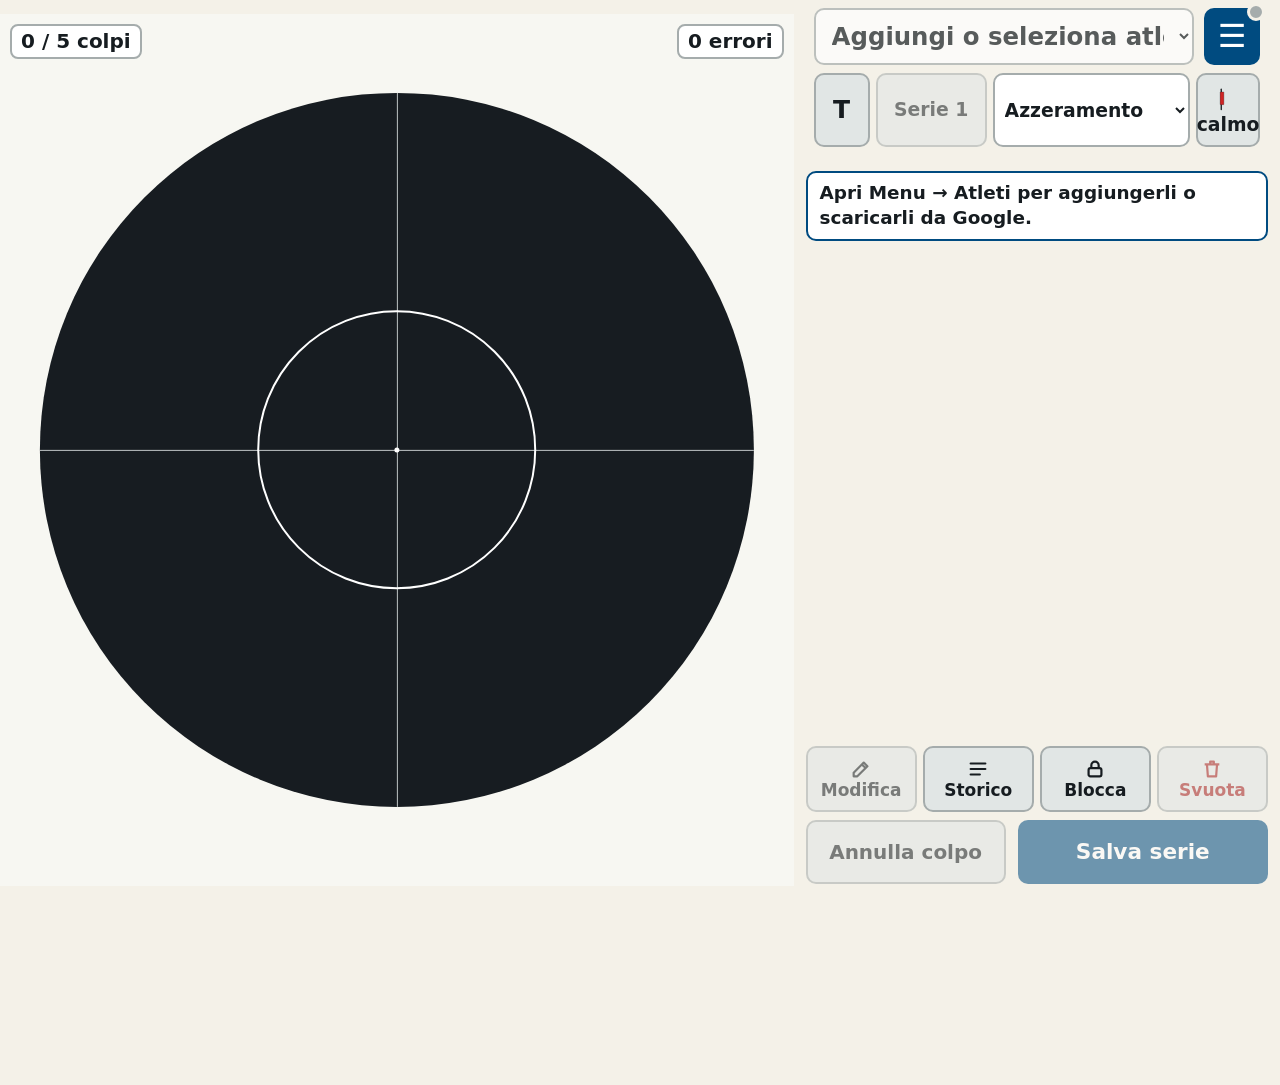
<file: index.html>
<!DOCTYPE html>
<html lang="it">
 <head>
  <meta charset="utf-8"/>
  <meta content="width=device-width,initial-scale=1,maximum-scale=1,user-scalable=no,viewport-fit=cover" name="viewport"/>
  <meta content="#f4f1e8" name="theme-color"/>
  <meta content="yes" name="apple-mobile-web-app-capable"/>
  <meta content="default" name="apple-mobile-web-app-status-bar-style"/>
  <meta content="default-src 'self'; script-src 'self'; style-src 'self'; img-src 'self' data: blob:; connect-src 'self' https://script.google.com https://*.googleusercontent.com; object-src 'none'; base-uri 'self'; form-action 'none'" http-equiv="Content-Security-Policy"/>
  <title>
   Biathlon Tracker
  </title>
  <link href="manifest.webmanifest" rel="manifest"/>
  <link href="icons/target.svg" rel="icon" type="image/svg+xml"/>
  <link href="icons/icon-192.png" rel="apple-touch-icon"/>
  <link href="styles/app.css" rel="stylesheet"/>
  <script defer="" src="src/domain.js">
  </script>
  <script defer="" src="src/storage.js">
  </script>
  <script defer="" src="src/sync.js">
  </script>
  <script defer="" src="src/updates.js">
  </script>
  <script defer="" src="src/app.js">
  </script>
 </head>
 <body>
  <main aria-busy="true" id="app" inert="">
   <header class="field-header">
    <div class="athlete-row">
     <label class="sr-only" for="athlete-select">Atleta attuale</label>
     <select aria-label="Atleta attuale" id="athlete-select">
      <option>Nessun atleta</option>
     </select>
     <div class="menu-anchor">
      <button aria-label="Apri menu" class="icon-button" id="menu-open">☰</button>
      <button aria-label="Apri stato di sincronizzazione" class="sync-status" id="sync-status" tabindex="-1">Verifica connessione…</button>
     </div>
    </div>
    <div class="context-row">
     <button class="secondary" id="position-button">Terra</button>
     <button class="secondary" id="series-button">Serie 1</button>
     <label class="sr-only" for="mode-select">Tipo di allenamento</label>
     <select aria-label="Tipo di allenamento" id="mode-select">
      <option>Azzeramento</option>
      <option>Tiro da fermo</option>
      <option>i1-i2</option>
      <option>i3</option>
      <option>i4</option>
      <option>i5</option>
      <option>Gara</option>
      <option>Altro</option>
     </select>
     <button class="secondary wind-button" id="wind-open">Vento</button>
    </div>
   </header>
   <section aria-label="Registrazione dei colpi" class="target-section">
    <div aria-label="Bersaglio. Tocca per inserire un colpo." class="target-box" id="target-box" role="group">
     <div aria-hidden="true" class="target-center">
      <div class="cross horizontal"></div>
      <div class="cross vertical"></div>
      <div class="prone-ring"></div>
      <div class="center-dot"></div>
     </div>
     <div id="shots-layer"></div>
     <strong aria-live="polite" class="target-badge count-badge" id="shot-count">0 / 5 colpi</strong>
     <span aria-live="polite" class="target-badge miss-badge" id="hit-count">0 errori</span>
     <div aria-hidden="true" class="aim-preview" hidden="" id="aim-preview"></div>
     <div class="touch-cover" hidden="" id="touch-cover">
      <strong>Comandi bloccati</strong>
      <span>Usa “Sblocca” nella barra in basso.</span>
     </div>
    </div>
   </section>
   <section aria-label="Comandi della serie" class="field-controls">
    <p aria-live="polite" class="storage-status" id="storage-status" role="status">Apertura archivio locale…</p>
    <p aria-live="polite" class="notice" hidden="" id="notice" role="status"></p>
    <div class="dock" id="dock">
     <p class="helper edit-help" hidden="" id="edit-help">Scegli il numero del colpo, poi tocca il punto corretto o trascinalo.</p>
     <div aria-label="Seleziona un colpo da modificare" class="shot-picker" hidden="" id="shot-picker"></div>
     <div class="tool-row" id="tool-row">
      <button aria-pressed="false" class="secondary tool tool-edit edit-button" id="edit-button">Modifica</button>
      <button class="secondary tool tool-history" id="history-open">Storico</button>
      <button aria-pressed="false" class="secondary tool tool-lock" id="lock-button">Blocca</button>
      <button class="secondary tool tool-clear" id="clear-button">Svuota</button>
     </div>
     <div class="primary-actions" id="entry-actions">
      <button class="secondary" id="undo-button">Annulla colpo</button>
      <button class="primary" id="save-button">Salva serie</button>
     </div>
     <div class="review-info" hidden="" id="review-info"></div>
     <label class="helper" for="review-slider" hidden="" id="review-slider-label">Mostra i colpi in ordine</label>
     <input hidden="" id="review-slider" max="0" min="0" type="range" value="0"/>
     <div class="primary-actions" hidden="" id="review-actions">
      <button class="primary" id="review-exit">Torna all’allenamento</button>
     </div>
    </div>
   </section>
  </main>
  <section aria-live="polite" class="startup" id="startup">
   <h1>
    Biathlon Tracker
   </h1>
   <p id="startup-message">
    Apertura dei dati sul dispositivo…
   </p>
   <button hidden="" id="recovery-export">
    Esporta dati per recupero
   </button>
   <button hidden="" id="reload-button">
    Riprova
   </button>
  </section>
  <dialog aria-labelledby="menu-title" id="menu-dialog">
   <div class="dialog-heading">
    <h2 id="menu-title">
     Menu
    </h2>
    <button aria-label="Chiudi menu" class="icon-button secondary" data-close="">
     ×
    </button>
   </div>
   <div class="dialog-content menu-grid">
    <button hidden="" id="update-button">
     Aggiornamento disponibile
    </button>
    <h3 class="menu-group">Allenamento</h3>
    <button data-open="session-dialog">
     Nuova sessione
    </button>
    <button data-open="athletes-dialog">
     Atleti
    </button>
    <button data-open="summary-dialog">
     Riepilogo
    </button>
    <a class="button-link" href="stats.html">
     Statistiche e bersagli
    </a>
    <h3 class="menu-group">Account</h3>
    <p class="menu-account" id="menu-account"></p>
    <button id="sync-now">
     Sincronizza adesso
    </button>
    <p class="helper" id="menu-sync-info">
    </p>
    <button hidden="" id="admin-open">
     Gestisci allenatori
    </button>
    <button data-open="account-dialog">
     Il mio accesso
    </button>
    <h3 class="menu-group">Dispositivo</h3>
    <button aria-pressed="false" id="wake-button">
     Mantieni schermo acceso
    </button>
    <button data-open="settings-dialog">
     Impostazioni
    </button>
    <p class="helper" id="offline-ready">
     Preparazione dell’uso senza connessione…
    </p>
   </div>
  </dialog>
  <dialog aria-labelledby="athletes-title" id="athletes-dialog">
   <div class="dialog-heading">
    <h2 id="athletes-title">
     Atleti
    </h2>
    <button aria-label="Chiudi atleti" class="icon-button secondary" data-close="">
     ×
    </button>
   </div>
   <div class="dialog-content">
    <p class="helper">Elenco salvato su questo dispositivo, disponibile anche offline.</p>
    <form class="add-athlete" id="athlete-form">
     <label class="sr-only" for="new-athlete">Nome del nuovo atleta</label>
     <input id="new-athlete" maxlength="120" placeholder="Nome e cognome" required="" type="text"/>
     <button type="submit">Aggiungi</button>
    </form>
    <ul class="record-list" id="roster-list"></ul>
    <button class="secondary" id="roster-download">Scarica atleti da Google</button>
   </div>
  </dialog>
  <dialog aria-labelledby="account-title" id="account-dialog">
   <div class="dialog-heading">
    <h2 id="account-title">
     Il mio accesso
    </h2>
    <button aria-label="Chiudi accesso" class="icon-button secondary" data-close="">
     ×
    </button>
   </div>
   <div class="dialog-content">
    <section class="coach-identity" aria-labelledby="access-status">
     <h3 id="access-status">Nessun allenatore</h3>
     <p id="access-help" class="helper"></p>
    </section>
    <h3>Collegamento personale</h3>
    <form id="access-form">
     <label for="access-link">Incolla il collegamento ricevuto (anche quello di recupero)</label>
     <input id="access-link" type="text" autocomplete="off" autocapitalize="off" spellcheck="false" placeholder="Incolla qui il collegamento" required=""/>
     <button type="submit">Configura accesso</button>
    </form>
    <p class="helper">Il solo link pubblico dell’app non abilita letture o scritture su Google. Scaricare gli atleti richiede un accesso allenatore valido.</p>
    <details class="manual-access" id="access-settings">
     <summary>Configurazione manuale e verifica</summary>
     <p class="helper">Usa il servizio Google che termina con /exec, insieme alla tua firma e alla chiave personale.</p>
     <form id="manual-access-form">
      <label for="coach-name">Firma allenatore</label>
      <input autocomplete="name" id="coach-name" maxlength="120" type="text"/>
      <label for="cloud-url">Indirizzo del servizio di sincronizzazione (/exec)</label>
      <input id="cloud-url" inputmode="url" placeholder="https://script.google.com/macros/s/…/exec" type="url"/>
      <label for="api-token">Chiave personale allenatore</label>
      <input autocomplete="off" id="api-token" type="password"/>
      <button type="submit" class="secondary">Salva accesso manuale</button>
     </form>
     <button type="button" class="secondary" id="connection-check">Verifica accesso e destinazione Google</button>
     <p class="helper" id="connection-result" role="status" aria-live="polite"></p>
    </details>
   </div>
  </dialog>
  <dialog aria-labelledby="settings-title" id="settings-dialog">
   <div class="dialog-heading">
    <h2 id="settings-title">
     Impostazioni
    </h2>
    <button aria-label="Chiudi impostazioni" class="icon-button secondary" data-close="">
     ×
    </button>
   </div>
   <div class="dialog-content">
    <h3>Preferenze</h3>
    <form id="settings-form">
     <label for="shot-limit">
      Limite colpi: da 1 a 50
     </label>
     <input id="shot-limit" inputmode="numeric" max="50" min="1" required="" step="1" type="number" value="5"/>
     <label for="shot-color-select">
      Marcatori dei colpi
     </label>
     <select id="shot-color-select">
      <option value="color">
       Colori con simboli
      </option>
      <option value="white">
       Bianco e nero ad alto contrasto
      </option>
     </select>
     <button type="submit">
      Salva impostazioni
     </button>
    </form>
    <hr/>
    <h3>
     Backup e recupero
    </h3>
    <p class="helper">
     Il backup conserva sessioni, serie, bozze e operazioni da inviare. La chiave di accesso va reinserita dopo il ripristino.
    </p>
    <button class="secondary" id="backup-export">
     Esporta backup
    </button>
    <label class="file-button secondary" for="backup-file">
     Ripristina un backup
    </label>
    <input accept="application/json,.json" class="sr-only" id="backup-file" type="file"/>
    <button class="danger" id="factory-reset">
     Reset totale del dispositivo
    </button>
   </div>
  </dialog>
  <dialog aria-labelledby="session-title" id="session-dialog">
   <div class="dialog-heading">
    <h2 id="session-title">
     Nuova sessione
    </h2>
    <button aria-label="Chiudi nuova sessione" class="icon-button secondary" data-close="">
     ×
    </button>
   </div>
   <div class="dialog-content">
    <p>
     Seleziona gli atleti presenti. Storico, bozze precedenti e dati da inviare saranno conservati.
    </p>
    <div class="checklist" id="session-checklist">
    </div>
    <button id="session-start">
     Avvia sessione
    </button>
   </div>
  </dialog>
  <dialog aria-labelledby="wind-title" id="wind-dialog">
   <div class="dialog-heading">
    <h2 id="wind-title">
     Condizioni del vento
    </h2>
    <button aria-label="Annulla modifica del vento" class="icon-button secondary" data-close="">
     ×
    </button>
   </div>
   <div class="dialog-content">
    <p class="helper">
     Scegli la bandierina più simile a quella che osservi al poligono.
    </p>
    <div class="wind-panel">
     <section aria-labelledby="wind-strength-title">
      <h3 id="wind-strength-title">Intensità</h3>
      <div class="wind-levels" id="wind-levels"></div>
     </section>
     <section aria-labelledby="wind-direction-title">
      <h3 id="wind-direction-title">Direzione</h3>
      <p class="helper">↑ Verso i bersagli<br>↓ Verso la piazzola</p>
      <div class="compass" id="wind-directions"></div>
     </section>
    </div>
    <p class="helper">
     0 = bandierina pendente · 5 = bandierina distesa.
    </p>
    <button id="wind-save">
     Conferma vento
    </button>
   </div>
  </dialog>
  <dialog aria-labelledby="series-title" id="series-dialog">
   <div class="dialog-heading">
    <h2 id="series-title">
     Numero della serie
    </h2>
    <button aria-label="Chiudi numero serie" class="icon-button secondary" data-close="">
     ×
    </button>
   </div>
   <div class="dialog-content">
    <form id="series-form">
     <label for="series-number">
      Numero
     </label>
     <input id="series-number" inputmode="numeric" max="9999" min="1" required="" step="1" type="number"/>
     <p class="helper">
      Per correggere una serie già salvata, aprila dallo storico e scegli “Modifica”. L’originale resta conservato fino al nuovo salvataggio.
     </p>
     <button type="submit">
      Conferma numero
     </button>
    </form>
   </div>
  </dialog>
  <dialog aria-labelledby="history-title" id="history-dialog">
   <div class="dialog-heading">
    <h2 id="history-title">
     Storico
    </h2>
    <button aria-label="Chiudi storico" class="icon-button secondary" data-close="">
     ×
    </button>
   </div>
   <div class="dialog-content">
    <label for="history-session">
     Sessione
    </label>
    <select id="history-session">
    </select>
    <label for="history-athlete">
     Atleta
    </label>
    <select id="history-athlete">
    </select>
    <ul class="record-list" id="history-list">
    </ul>
    <h3>
     Bozze conservate
    </h3>
    <ul class="record-list" id="draft-list">
    </ul>
   </div>
  </dialog>
  <dialog aria-labelledby="summary-title" id="summary-dialog">
   <div class="dialog-heading">
    <h2 id="summary-title">
     Riepilogo locale
    </h2>
    <button aria-label="Chiudi riepilogo" class="icon-button secondary" data-close="">
     ×
    </button>
   </div>
   <div class="dialog-content">
    <p class="helper">
     Dati presenti su questo dispositivo, disponibili anche senza rete.
    </p>
    <div id="summary-list">
    </div>
   </div>
  </dialog>
  <dialog aria-labelledby="access-title" id="access-dialog">
   <div class="dialog-heading">
    <h2 id="access-title">Attiva accesso</h2>
    <button aria-label="Chiudi attivazione" class="icon-button secondary" data-close="">×</button>
   </div>
   <div class="dialog-content">
    <p id="access-description"></p>
    <p class="helper" id="access-pending"></p>
    <p id="access-error" class="notice error" role="alert" hidden=""></p>
    <button id="access-activate">Attiva su questo dispositivo</button>
   </div>
  </dialog>
  <dialog aria-labelledby="admin-title" id="admin-dialog">
   <div class="dialog-heading">
    <h2 id="admin-title">Gestione allenatori</h2>
    <button aria-label="Chiudi gestione allenatori" class="icon-button secondary" data-close="">×</button>
   </div>
   <div class="dialog-content">
    <p id="admin-status" role="status" aria-live="polite"></p>
    <section id="admin-login">
     <p>La gestione è disponibile per gli allenatori amministratori. Se nessun amministratore è attivo, incolla qui il collegamento di recupero generato dal progetto Google.</p>
     <form id="admin-login-form">
      <label for="admin-link">Collegamento di recupero</label>
      <input id="admin-link" type="text" autocomplete="off" autocapitalize="off" spellcheck="false" required=""/>
      <button type="submit">Abilita gestione</button>
     </form>
    </section>
    <section id="admin-panel" hidden="">
     <form id="admin-create-form">
      <label for="admin-coach-name">Nuovo allenatore: nome e cognome</label>
      <input id="admin-coach-name" maxlength="120" autocomplete="off" required=""/>
      <button id="admin-create" type="submit">Aggiungi allenatore</button>
     </form>
     <div class="admin-toolbar">
      <button class="secondary" id="admin-refresh">Aggiorna elenco</button>
      <button class="text-button" hidden="" id="admin-logout">Rimuovi il collegamento di recupero da questo dispositivo</button>
     </div>
     <ul class="coach-list" id="admin-coaches"></ul>
    </section>
   </div>
  </dialog>
  <dialog aria-labelledby="share-title" id="share-dialog">
   <div class="dialog-heading">
    <h2 id="share-title">Condividi accesso</h2>
    <button aria-label="Chiudi condivisione" class="icon-button secondary" data-close="">×</button>
   </div>
   <div class="dialog-content">
    <p id="share-description"></p>
    <label for="share-link">Collegamento personale</label>
    <input id="share-link" type="text" readonly="" autocomplete="off"/>
    <p class="helper">Chi riceve questo collegamento può usare l’accesso dell’allenatore indicato.</p>
    <div class="admin-toolbar">
     <button id="share-copy">Copia collegamento</button>
     <button class="secondary" id="share-native">Condividi…</button>
    </div>
    <button class="text-button" id="share-back">Torna agli allenatori</button>
   </div>
  </dialog>
  <dialog aria-labelledby="confirm-title" id="confirm-dialog">
   <div class="dialog-heading">
    <h2 id="confirm-title">
     Conferma
    </h2>
   </div>
   <div class="dialog-content">
    <p id="confirm-message">
    </p>
    <form class="primary-actions" method="dialog">
     <button autofocus="" class="secondary" id="confirm-cancel" value="cancel">
      Annulla
     </button>
     <button class="danger" id="confirm-accept" value="accept">
      Conferma
     </button>
    </form>
   </div>
  </dialog>
  <noscript>
   Per registrare i colpi è necessario attivare JavaScript nel browser.
  </noscript>
 </body>
</html>
</file>
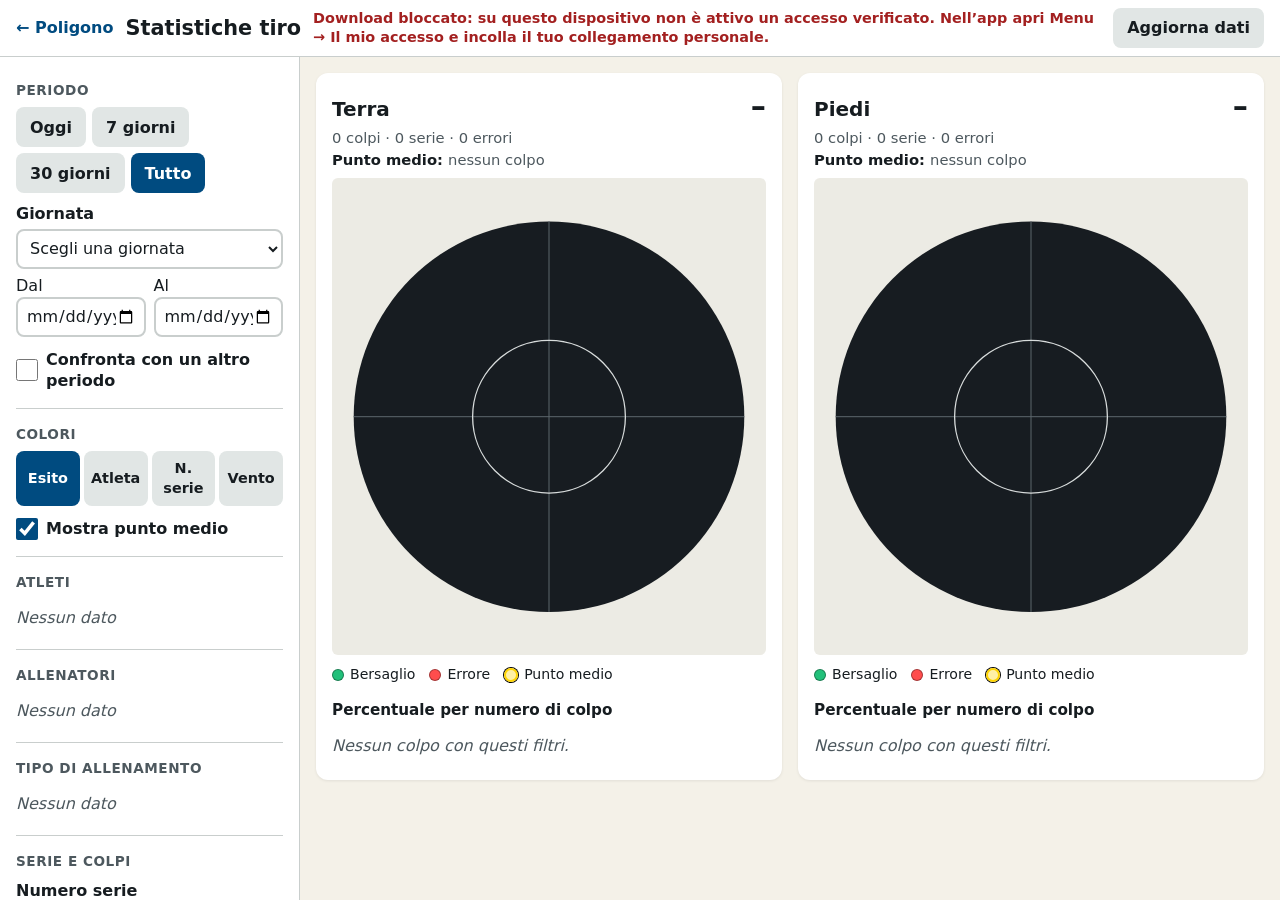
<file: stats.html>
<!DOCTYPE html>
<html lang="it">
 <head>
  <meta charset="utf-8"/>
  <meta content="width=device-width,initial-scale=1,viewport-fit=cover" name="viewport"/>
  <meta content="#f4f1e8" name="theme-color"/>
  <meta content="default-src 'self'; script-src 'self'; style-src 'self'; img-src 'self' data: blob:; connect-src 'self' https://script.google.com https://*.googleusercontent.com; object-src 'none'; base-uri 'self'; form-action 'none'" http-equiv="Content-Security-Policy"/>
  <title>Statistiche tiro</title>
  <link href="manifest.webmanifest" rel="manifest"/>
  <link href="icons/target.svg" rel="icon" type="image/svg+xml"/>
  <link href="styles/stats.css" rel="stylesheet"/>
  <script defer="" src="src/domain.js"></script>
  <script defer="" src="src/storage.js"></script>
  <script defer="" src="src/sync.js"></script>
  <script defer="" src="src/stats-core.js"></script>
  <script defer="" src="src/stats.js"></script>
 </head>
 <body>
  <header class="stats-bar">
   <a class="back-link" href="./">← Poligono</a>
   <h1>Statistiche tiro</h1>
   <p aria-live="polite" class="data-status" id="data-status" role="status">Caricamento…</p>
   <button class="secondary" id="archive-refresh" type="button">Aggiorna dati</button>
   <button aria-controls="filters" aria-expanded="false" class="secondary filters-toggle" id="filters-toggle" type="button">Filtri</button>
  </header>
  <p class="rotate-hint">Ruota il telefono in orizzontale per vedere i due bersagli affiancati.</p>
  <div class="stats-layout">
   <aside aria-label="Filtri" class="filters" id="filters">
    <section>
     <h2>Periodo</h2>
     <div class="chips" data-target="a" id="period-quick">
      <button data-period="today" type="button">Oggi</button>
      <button data-period="7" type="button">7 giorni</button>
      <button data-period="30" type="button">30 giorni</button>
      <button data-period="all" type="button">Tutto</button>
     </div>
     <label for="day-select">Giornata</label>
     <select id="day-select"></select>
     <div class="date-pair">
      <label>Dal <input id="date-from" type="date"/></label>
      <label>Al <input id="date-to" type="date"/></label>
     </div>
     <label class="check"><input id="compare-toggle" type="checkbox"/> Confronta con un altro periodo</label>
     <div class="compare-fields" hidden="" id="compare-fields">
      <p class="period-tag period-b">Periodo B</p>
      <div class="chips" data-target="b" id="compare-quick">
       <button data-period="today" type="button">Oggi</button>
       <button data-period="7" type="button">7 giorni</button>
       <button data-period="30" type="button">30 giorni</button>
       <button data-period="all" type="button">Tutto</button>
      </div>
      <label for="day-select-b">Giornata</label>
      <select id="day-select-b"></select>
      <div class="date-pair">
       <label>Dal <input id="date-from-b" type="date"/></label>
       <label>Al <input id="date-to-b" type="date"/></label>
      </div>
     </div>
    </section>
    <section>
     <h2>Colori</h2>
     <div class="segmented" id="color-mode">
      <button aria-pressed="true" data-mode="esito" type="button">Esito</button>
      <button aria-pressed="false" data-mode="athlete" type="button">Atleta</button>
      <button aria-pressed="false" data-mode="series" type="button">N. serie</button>
      <button aria-pressed="false" data-mode="wind" type="button">Vento</button>
     </div>
     <label class="check"><input checked="" id="mpi-toggle" type="checkbox"/> Mostra punto medio</label>
    </section>
    <section>
     <h2>Atleti</h2>
     <div class="check-list" id="athlete-list"></div>
    </section>
    <section>
     <h2>Allenatori</h2>
     <div class="check-list" id="coach-list"></div>
    </section>
    <section>
     <h2>Tipo di allenamento</h2>
     <div class="check-list" id="type-list"></div>
    </section>
    <section>
     <h2>Serie e colpi</h2>
     <label for="series-number">Numero serie</label>
     <select id="series-number"></select>
     <p class="field-label">Numero colpo</p>
     <div class="chips" id="seq-list"></div>
     <p class="field-label">Esito</p>
     <div class="segmented" id="esito-mode">
      <button aria-pressed="true" data-esito="all" type="button">Tutti</button>
      <button aria-pressed="false" data-esito="hit" type="button">Centri</button>
      <button aria-pressed="false" data-esito="miss" type="button">Errori</button>
     </div>
    </section>
    <section>
     <h2>Vento</h2>
     <div class="date-pair">
      <label>Da <select id="wind-min"></select></label>
      <label>A <select id="wind-max"></select></label>
     </div>
    </section>
    <button class="secondary wide" id="filters-reset" type="button">Azzera filtri</button>
   </aside>
   <main class="stats-main">
    <div class="targets">
     <section class="target-panel" id="panel-T">
      <header class="panel-head">
       <h2>Terra</h2>
       <p class="panel-pct"></p>
      </header>
      <p class="panel-meta"></p>
      <p class="panel-mpi"></p>
      <canvas aria-label="Bersaglio a terra con i colpi filtrati. Tocca un colpo per i dettagli della serie." class="target-canvas" role="img"></canvas>
      <ul class="legend"></ul>
      <h3>Percentuale per numero di colpo</h3>
      <div class="bars"></div>
     </section>
     <section class="target-panel" id="panel-P">
      <header class="panel-head">
       <h2>Piedi</h2>
       <p class="panel-pct"></p>
      </header>
      <p class="panel-meta"></p>
      <p class="panel-mpi"></p>
      <canvas aria-label="Bersaglio in piedi con i colpi filtrati. Tocca un colpo per i dettagli della serie." class="target-canvas" role="img"></canvas>
      <ul class="legend"></ul>
      <h3>Percentuale per numero di colpo</h3>
      <div class="bars"></div>
     </section>
    </div>
    <section aria-live="polite" class="detail" hidden="" id="detail">
     <div class="detail-head">
      <h2 id="detail-title"></h2>
      <button aria-label="Chiudi dettaglio" class="secondary icon" id="detail-close" type="button">×</button>
     </div>
     <p id="detail-info"></p>
     <ol class="detail-shots" id="detail-shots"></ol>
     <button aria-pressed="false" class="secondary" id="detail-focus" type="button">Mostra solo questa serie</button>
    </section>
   </main>
  </div>
 </body>
</html>
</file>
<file: styles/app.css>
:root{
  color-scheme:light;
  --bg:#f4f1e8;
  --surface:#fff;
  --text:#161c20;
  --muted:#424d53;
  --line:#a5acac;
  --accent:#004b80;
  --on-accent:#fff;
  --secondary:#e1e6e5;
  --danger:#a32020;
  --success:#085b36;
  --focus:#e78200;
  font-family:system-ui,-apple-system,BlinkMacSystemFont,"Segoe UI",sans-serif;
  font-size:18px;
  line-height:1.35;
  background:var(--bg);
  color:var(--text)
}
*{
  box-sizing:border-box
}
body{
  margin:0;
  min-height:100vh;
  min-height:100dvh
}
button,input,select{
  font:inherit
}
button,.file-button{
  min-height:56px;
  padding:12px 14px;
  border:2px solid transparent;
  border-radius:10px;
  font-weight:700;
  line-height:1.15;
  touch-action:manipulation;
  cursor:pointer;
  background:var(--accent);
  color:var(--on-accent)
}
button:disabled{
  opacity:.55;
  cursor:default
}
button:focus-visible,input:focus-visible,select:focus-visible,.file-button:focus-within{
  outline:4px solid var(--focus);
  outline-offset:2px
}
button:active:not(:disabled){
  filter:brightness(.88)
}
input:not([type=checkbox]):not([type=range]),select{
  width:100%;
  min-width:0;
  min-height:56px;
  padding:10px 12px;
  border:2px solid var(--line);
  border-radius:10px;
  background:var(--surface);
  color:var(--text)
}
input[type=checkbox]{
  width:30px;
  height:30px;
  margin:0;
  accent-color:var(--accent);
  flex-shrink:0
}
input[type=range]{
  width:100%;
  min-height:56px;
  accent-color:var(--accent)
}
label{
  display:block;
  font-weight:650;
  margin:12px 0 6px
}
h1,h2,h3,p{
  overflow-wrap:anywhere
}
h2{
  font-size:1.3rem;
  margin:0
}
h3{
  font-size:1.1rem;
  margin:18px 0 8px
}
hr{
  border:0;
  border-top:1px solid var(--line);
  margin:24px 0
}
form>button{
  width:100%;
  margin-top:14px
}
.coach-list>li{
  padding:14px;
  border:2px solid var(--line);
  border-radius:12px;
  background:var(--surface)
}
.coach-identity h3{margin:0}
.coach-identity p{margin:6px 0 12px}
.manual-access>button{width:100%;margin-top:12px}
.manual-access{margin:20px 0}
.manual-access summary{cursor:pointer;padding:16px 0;font-weight:700;min-height:56px}
.manual-access summary:focus-visible{outline:4px solid var(--focus)}
.admin-toolbar,.coach-actions{display:flex;flex-wrap:wrap;gap:10px;margin-top:14px}
.admin-toolbar>*{flex:1 1 180px}
.coach-list{list-style:none;padding:0;display:grid;gap:14px}
.coach-list h3{margin:0 0 6px}
.coach-list p{margin:6px 0}
.coach-status{font-weight:700;color:var(--success)}
.coach-status.revoked{color:var(--danger)}
.coach-actions>*{flex:1 1 140px}
.coach-key{overflow-wrap:anywhere;user-select:all}
[hidden]{
  display:none!important
}.secondary{
  background:var(--secondary);
  color:var(--text);
  border-color:var(--line)
}.danger{
  background:var(--danger);
  color:var(--bg)
}.danger-text{
  color:var(--danger)
}.text-button{
  background:transparent;
  color:var(--accent);
  text-decoration:underline;
  text-underline-offset:4px
}.icon-button{
  width:56px;
  min-width:56px;
  font-size:1.6rem;
  padding:8px
}.sr-only{
  position:absolute;
  width:1px;
  height:1px;
  padding:0;
  margin:-1px;
  overflow:hidden;
  clip:rect(0,0,0,0);
  white-space:nowrap;
  border:0
} .field-header{
  padding:calc(8px + env(safe-area-inset-top)) max(12px,env(safe-area-inset-right)) 0 max(12px,env(safe-area-inset-left))
}.athlete-row{
  display:flex;
  gap:10px
}.athlete-row select{
  font-size:1.22rem;
  font-weight:800;
  flex:1
}.context-row{
  display:grid;
  grid-template-columns:minmax(0,1fr) minmax(0,1fr) minmax(0,1.35fr);
  gap:8px;
  margin-top:8px
}.context-row button,.context-row select{
  font-size:.94rem;
  padding:10px 6px
}.target-section{
  width:100%;
  margin:0;
  padding:0
}.target-box{
  position:relative;
  width:100%;
  max-width:none;
  aspect-ratio:10 / 11;
  background:#f7f7f2;
  overflow:hidden;
  touch-action:pan-y;
  user-select:none;
  -webkit-user-select:none;
  -webkit-touch-callout:none;
  -webkit-tap-highlight-color:transparent
}.target-box.editing{
  touch-action:none
}.target-center{
  position:absolute;
  left:50%;
  top:50%;
  width:90%;
  aspect-ratio:1;
  background:#171c21;
  border-radius:50%;
  transform:translate(-50%,-50%);
  pointer-events:none
}.cross{
  position:absolute;
  background:#bec4c5
}.horizontal{
  left:0;
  top:50%;
  width:100%;
  height:1px
}.vertical{
  left:50%;
  top:0;
  width:1px;
  height:100%
}.prone-ring{
  position:absolute;
  left:50%;
  top:50%;
  width:39.111111%;
  aspect-ratio:1;
  border:2px solid #fff;
  border-radius:50%;
  transform:translate(-50%,-50%)
}.center-dot{
  position:absolute;
  left:50%;
  top:50%;
  width:5px;
  height:5px;
  border-radius:50%;
  background:white;
  transform:translate(-50%,-50%)
}
#shots-layer{
  position:absolute;
  inset:0;
  pointer-events:none
}.shot{
  position:absolute;
  transform:translate(-50%,-50%);
  width:30px;
  height:30px;
  display:flex;
  align-items:center;
  justify-content:center;
  font-size:14px;
  line-height:1;
  font-weight:900;
  border:2px solid white;
  border-radius:50%;
  box-shadow:0 0 0 1px #111;
  color:#fff;
  background:#00643b;
  pointer-events:none
}.shot.miss{
  background:#a31919;
  border-radius:5px
}.shot.selected{
  outline:4px solid #ffbf00;
  outline-offset:3px;
  z-index:4
}.mono .shot{
  background:#111;
  color:white;
  border-color:white
}.mono .shot.on-dark{
  background:white;
  color:#111;
  border-color:#111
}.aim-preview{
  position:absolute;
  z-index:5;
  pointer-events:none;
  transform:translate(-50%,-135%);
  width:78px;
  height:78px;
  background:var(--surface);
  border:3px solid var(--accent);
  border-radius:50%;
  color:var(--text);
  font-size:13px;
  display:flex;
  align-items:center;
  justify-content:center;
  box-shadow:0 2px 8px #0006
}.aim-preview::after{
  content:'+';
  position:absolute;
  font-size:40px;
  line-height:1;
  bottom:3px
}.touch-cover{
  position:absolute;
  inset:0;
  z-index:8;
  background:#ffffffd9;
  color:#111;
  display:flex;
  flex-direction:column;
  align-items:center;
  justify-content:center;
  text-align:center;
  padding:24px;
  gap:12px;
  touch-action:pan-y
} .field-controls{
  padding:8px max(12px,env(safe-area-inset-right)) calc(12px + env(safe-area-inset-bottom)) max(12px,env(safe-area-inset-left))
}.shot-picker{
  display:flex;
  gap:8px;
  overflow-x:auto;
  padding:8px 3px 12px
}.shot-picker button{
  min-width:56px;
  flex:0 0 auto
}.shot-picker button[aria-pressed=true]{
  outline:3px solid var(--focus);
  outline-offset:1px
}.primary-actions{
  display:flex;
  gap:12px;
  margin-top:8px
}.primary-actions button{
  flex:1;
  min-width:0
}.primary-actions .primary{
  flex:1.3;
  font-size:1.08rem;
  min-height:64px
}.storage-status{
  font-weight:700;
  color:var(--success);
  margin:14px 0 3px;
  font-size:.89rem
}.storage-status.error{
  color:var(--danger)
}.notice{
  padding:12px;
  border:2px solid var(--accent);
  border-radius:8px;
  font-weight:650;
  margin:8px 0
}.notice.error{
  border-color:var(--danger);
  color:var(--danger)
}.helper{
  font-size:.88rem;
  color:var(--muted);
  line-height:1.5
}.review-info{
  border:2px solid var(--accent);
  border-radius:8px;
  padding:12px;
  font-weight:700
}.startup{
  padding:24px;
  max-width:600px;
  margin:auto
}.startup button{
  margin:8px 0;
  width:100%
}
dialog{
  width:min(calc(100% - 16px),640px);
  max-height:calc(100vh - 16px);
  max-height:calc(100dvh - 16px);
  padding:0;
  border:2px solid var(--line);
  border-radius:14px;
  background:var(--surface);
  color:var(--text);
  overflow:auto;
  overscroll-behavior:contain
}
dialog::backdrop{
  background:#071524b8
}.dialog-heading{
  position:sticky;
  top:0;
  z-index:2;
  display:flex;
  align-items:center;
  justify-content:space-between;
  gap:12px;
  padding:12px 16px;
  border-bottom:1px solid var(--line);
  background:var(--surface)
}.dialog-heading h2{
  flex:1
}.dialog-content{
  padding:4px 16px 20px
}.dialog-content>button{
  display:block;
  width:100%;
  margin-top:10px
}.menu-grid{
  display:grid;
  gap:10px;
  padding-top:16px
}.menu-grid>button{
  margin:0;
  text-align:left
}.button-link{
  display:flex;
  border:2px solid transparent;
  align-items:center;
  min-height:56px;
  padding:12px 14px;
  border-radius:10px;
  font-weight:700;
  line-height:1.15;
  background:var(--accent);
  color:var(--on-accent);
  text-decoration:none
}.button-link:focus-visible{
  outline:4px solid var(--focus);
  outline-offset:2px
}.form-grid{
  display:grid;
  grid-template-columns:1fr 1fr;
  gap:12px
}.add-athlete{
  display:flex;
  gap:10px
}.add-athlete input{
  flex:1
}.add-athlete button{
  width:auto;
  margin:0
}.record-list{
  list-style:none;
  padding:0;
  margin:12px 0
}.record-list li{
  padding:12px 0;
  border-bottom:1px solid var(--line);
  display:flex;
  align-items:center;
  justify-content:space-between;
  gap:12px;
  flex-wrap:wrap
}.record-list .record-info{
  flex:1;
  min-width:130px
}.record-info strong,.record-info small{
  display:block
}.record-info small{
  color:var(--muted);
  font-size:.85rem;
  margin-top:3px
}.record-buttons{
  display:flex;
  gap:8px;
  flex-wrap:wrap
}.record-buttons button{
  font-size:.88rem;
  padding:10px
}.checklist label{
  display:flex;
  align-items:center;
  gap:14px;
  min-height:64px;
  border-bottom:1px solid var(--line);
  padding:10px 4px;
  margin:0
}.compass{
  display:grid;
  grid-template-columns:repeat(3,minmax(56px,1fr));
  gap:12px;
  max-width:350px;
  margin:16px auto
}.compass button{
  font-size:1.5rem;
  min-height:64px
}.compass button[aria-pressed=true],.wind-levels button[aria-pressed=true]{
  outline:4px solid var(--focus);
  outline-offset:1px
}.wind-levels{
  display:grid;
  grid-template-columns:1fr;
  gap:8px
}
.wind-panel{
  display:grid;
  grid-template-columns:112px minmax(0,1fr);
  gap:12px;
  align-items:start
}
.wind-panel h3{margin-top:8px}
.wind-panel .compass{
  grid-template-columns:repeat(3,minmax(0,1fr));
  gap:8px;
  width:100%;
  margin-top:12px
}
.wind-panel .compass button{
  min-width:0;
  min-height:56px;
  padding:6px
}
.wind-level-button{
  display:flex;
  align-items:center;
  justify-content:space-between;
  min-height:64px;
  width:100%;
  padding:4px 8px;
  gap:2px;
  font-size:.85rem
}
.wind-level-button[aria-pressed=true]{
  border-color:var(--accent);
  background:var(--surface)
}
.wind-flag{
  display:block;
  width:60px;
  height:54px;
  flex-shrink:0
}
.wind-flag-pole{stroke:var(--text);stroke-width:3.5;stroke-linecap:round}
.wind-flag-cloth{fill:#cf2525;stroke:var(--text);stroke-width:.7}
#wind-open{display:inline-flex;align-items:center;gap:2px}
#wind-open .wind-flag{width:32px;height:36px}
@media(max-width:359px){
  .wind-panel{grid-template-columns:1fr}
  .wind-level-button{justify-content:flex-start;gap:16px}
}.file-button{
  display:block;
  text-align:center;
  margin:10px 0
}.summary-card{
  padding:14px;
  border:2px solid var(--line);
  border-radius:10px;
  margin:12px 0
}.summary-card strong{
  font-size:1.1rem
}.summary-card p{
  margin:6px 0
}
@media(min-width:700px){
  :root{
    font-size:20px
  }.field-header,.field-controls{
    padding-left:max(20px,env(safe-area-inset-left));
    padding-right:max(20px,env(safe-area-inset-right))
  }.shot{
    width:38px;
    height:38px;
    font-size:17px
  }.primary-actions button{
    min-height:64px
  }
}
@media(prefers-reduced-motion:no-preference){
  button{
    transition:background-color .12s
  }
  dialog[open]{
    animation:appear .12s ease-out
  }
  @keyframes appear{
    from{
      opacity:.3;
      transform:translateY(8px)
    }
    to{
      opacity:1;
      transform:translateY(0)
    }
  }
} .aim-preview{
  width:96px;
  height:96px;
  overflow:hidden;
  padding:0;
  background:#f7f7f2
}.aim-preview::after{
  content:none
}.aim-preview svg{
  display:block;
  width:100%;
  height:100%
}
.menu-group{margin:14px 0 -2px;font-size:.78rem;letter-spacing:.08em;text-transform:uppercase;color:var(--muted)}
.menu-group:first-of-type{margin-top:0}
.menu-account{margin:0;font-weight:700}
.menu-grid>.helper{margin:-4px 0 0}
/* Main screen: compact header, fitted target, fixed command dock */
html{touch-action:pan-x pan-y}
html.modal-open{overflow:hidden}
body.modal-open{position:fixed;left:0;right:0;overflow:hidden}
.field-header{padding-bottom:8px}
.menu-anchor{position:relative;flex:none}
.sync-status{position:absolute;top:-5px;right:-5px;width:18px;height:18px;min-height:0;padding:0;border-radius:50%;border:3px solid var(--bg);background:var(--line);font-size:0;color:transparent;overflow:hidden;pointer-events:none}
.sync-status[data-tone=ok]{background:#1f9d55}
.sync-status[data-tone=pending]{background:var(--focus)}
.sync-status[data-tone=error]{background:var(--danger)}
.context-row{grid-template-columns:56px minmax(0,.9fr) minmax(0,1.6fr) 64px;gap:6px}
.context-row #position-button{font-size:1.25rem;padding:6px 0}
.context-row #series-button{white-space:nowrap;overflow:hidden;text-overflow:ellipsis}
.context-row select{font-weight:700}
.wind-button{display:flex;flex-direction:column;align-items:center;justify-content:center;gap:0;padding:2px;font-size:.72rem;line-height:1.1;white-space:nowrap}
#wind-open .wind-flag{width:30px;height:28px}
/* Fit the screen height, but never below 88% of the width: small phones scroll a little */
.target-box{width:min(100%,max(88vw,calc((100vh - var(--head-h,136px) - var(--dock-h,150px) - 4px) * 10 / 11)));margin:0 auto}
@supports(height:100dvh){.target-box{width:min(100%,max(88vw,calc((100dvh - var(--head-h,136px) - var(--dock-h,150px) - 4px) * 10 / 11)))}}
@media(orientation:landscape) and (max-height:540px){.target-box{width:100%}}
.target-badge{position:absolute;top:6px;z-index:3;pointer-events:none;padding:3px 9px;border-radius:8px;background:var(--surface);border:2px solid var(--line);font-weight:800;font-size:.9rem;line-height:1.25;color:var(--text)}
.count-badge{left:6px}
.miss-badge{right:6px}
.field-controls{padding:8px max(12px,env(safe-area-inset-right)) calc(var(--dock-h,150px) + 8px) max(12px,env(safe-area-inset-left))}
.dock .review-info{margin:0;padding:8px 10px;font-size:.9rem}
.dock #review-slider-label{position:absolute;width:1px;height:1px;margin:-1px;overflow:hidden;clip:rect(0,0,0,0);white-space:nowrap}
.dock #review-slider{min-height:44px}
.storage-status:not(.error){position:absolute;width:1px;height:1px;margin:-1px;overflow:hidden;clip:rect(0,0,0,0);white-space:nowrap}
/* Notices float just below the header, over the target's top margin */
.storage-status.error,#notice{position:fixed;left:max(12px,env(safe-area-inset-left));right:max(12px,env(safe-area-inset-right));top:calc(var(--head-h,136px) + 2px);z-index:25;margin:0;padding:8px 12px;font-size:.92rem;border-radius:10px;border:2px solid var(--danger);background:var(--surface);box-shadow:0 4px 16px #0004}
#notice{border-color:var(--accent);cursor:pointer}
#notice.error{border-color:var(--danger)}
.storage-status.error+#notice:not([hidden]){top:calc(var(--head-h,136px) + 58px)}
.dock{position:fixed;left:0;right:0;bottom:0;z-index:20;display:grid;gap:8px;padding:8px max(12px,env(safe-area-inset-right)) calc(10px + env(safe-area-inset-bottom)) max(12px,env(safe-area-inset-left));background:var(--bg);border-top:2px solid var(--line)}
.dock .primary-actions{margin:0}
.dock .edit-help{margin:0;line-height:1.3}
.dock .shot-picker{padding:2px 2px 4px;margin:0}
.dock .shot-picker button{min-height:56px;min-width:60px;font-size:1.1rem}
.tool-row{display:grid;grid-template-columns:repeat(4,minmax(0,1fr));gap:6px}
.tool{display:flex;flex-direction:column;align-items:center;justify-content:center;gap:2px;min-height:58px;padding:4px 2px;font-size:.78rem;line-height:1.05;text-align:center}
.tool::before{content:'';width:22px;height:22px;flex:none;background:currentColor;-webkit-mask:var(--icon) center/contain no-repeat;mask:var(--icon) center/contain no-repeat}
.tool-edit{--icon:url("data:image/svg+xml,%3Csvg xmlns='http://www.w3.org/2000/svg' viewBox='0 0 24 24' fill='none' stroke='%23000' stroke-width='2.4' stroke-linejoin='round'%3E%3Cpath d='M4 20h4L19 9l-4-4L4 16z'/%3E%3Cpath d='M13 7l4 4'/%3E%3C/svg%3E")}
.tool-history{--icon:url("data:image/svg+xml,%3Csvg xmlns='http://www.w3.org/2000/svg' viewBox='0 0 24 24' fill='none' stroke='%23000' stroke-width='2.4' stroke-linecap='round'%3E%3Cpath d='M4 6h16M4 12h16M4 18h10'/%3E%3C/svg%3E")}
.tool-lock{--icon:url("data:image/svg+xml,%3Csvg xmlns='http://www.w3.org/2000/svg' viewBox='0 0 24 24' fill='none' stroke='%23000' stroke-width='2.4'%3E%3Crect x='5' y='11' width='14' height='9' rx='2'/%3E%3Cpath d='M8 11V8a4 4 0 0 1 8 0v3'/%3E%3C/svg%3E")}
.tool-lock[aria-pressed=true]{--icon:url("data:image/svg+xml,%3Csvg xmlns='http://www.w3.org/2000/svg' viewBox='0 0 24 24' fill='none' stroke='%23000' stroke-width='2.4'%3E%3Crect x='5' y='11' width='14' height='9' rx='2'/%3E%3Cpath d='M8 11V8a4 4 0 0 1 7.5-2'/%3E%3C/svg%3E");background:var(--focus);border-color:var(--focus);color:#111}
.tool-clear{color:var(--danger);--icon:url("data:image/svg+xml,%3Csvg xmlns='http://www.w3.org/2000/svg' viewBox='0 0 24 24' fill='none' stroke='%23000' stroke-width='2.4' stroke-linejoin='round'%3E%3Cpath d='M4 7h16M10 7V4h4v3M6.5 7l1 13h9l1-13'/%3E%3C/svg%3E")}
/* Editing: shot numbers and one large finish button */
.dock.editing #history-open,.dock.editing #lock-button,.dock.editing #clear-button,.dock.editing #entry-actions{display:none}
.dock.editing .tool-row{grid-template-columns:1fr}
.dock.editing #edit-button{flex-direction:row;gap:8px;min-height:64px;font-size:1.08rem;background:var(--accent);border-color:var(--accent);color:var(--on-accent);--icon:url("data:image/svg+xml,%3Csvg xmlns='http://www.w3.org/2000/svg' viewBox='0 0 24 24' fill='none' stroke='%23000' stroke-width='3' stroke-linecap='round' stroke-linejoin='round'%3E%3Cpath d='M5 12l5 5L19 7'/%3E%3C/svg%3E")}
@media(min-width:700px){
  .tool{font-size:.85rem;min-height:66px}
  .target-badge{font-size:1rem;top:10px}
  .count-badge{left:10px}.miss-badge{right:10px}
}
/* Tablet landscape: target on the left, header and commands on the right */
@media(orientation:landscape) and (min-width:900px) and (min-height:600px){
  #app{display:grid;grid-template-columns:auto minmax(320px,1fr);grid-template-rows:auto 1fr;min-height:100vh;min-height:100dvh}
  .target-section{grid-column:1;grid-row:1 / span 2;align-self:center}
  .target-box{width:calc((100vh - 16px) * 10 / 11);max-width:62vw}
  @supports(height:100dvh){.target-box{width:calc((100dvh - 16px) * 10 / 11)}}
  .field-header{grid-column:2;grid-row:1}
  .field-controls{grid-column:2;grid-row:2;display:flex;flex-direction:column;padding-bottom:calc(16px + env(safe-area-inset-bottom))}
  .dock{position:static;margin-top:auto;padding:12px 0 0;border-top:0;background:transparent}
  .storage-status.error,#notice{position:static;margin:8px 0;box-shadow:none}
}
</file>
<file: styles/stats.css>
:root{
  color-scheme:light;
  --bg:#f4f1e8;
  --surface:#fff;
  --text:#161c20;
  --muted:#4d585e;
  --line:#c9cecd;
  --accent:#004b80;
  --on-accent:#fff;
  --secondary:#e1e6e5;
  --focus:#e78200;
  --period-a:#1e9bff;
  --period-b:#ff9f1a;
  font-family:system-ui,-apple-system,BlinkMacSystemFont,"Segoe UI",sans-serif;
  font-size:16px;
  line-height:1.35;
  color:var(--text)
}
*{box-sizing:border-box}
body{margin:0;background:var(--bg);min-height:100dvh}
button,input,select{font:inherit}
button{
  min-height:40px;padding:6px 12px;border:2px solid transparent;border-radius:8px;
  font-weight:650;cursor:pointer;background:var(--accent);color:var(--on-accent);touch-action:manipulation
}
button.secondary,.chips button,.segmented button{background:var(--secondary);color:var(--text)}
.chips button[aria-pressed=true],.segmented button[aria-pressed=true]{background:var(--accent);color:var(--on-accent)}
button:focus-visible,input:focus-visible,select:focus-visible,a:focus-visible{outline:3px solid var(--focus);outline-offset:2px}
input[type=date],select{
  width:100%;min-width:0;min-height:40px;padding:6px 8px;border:2px solid var(--line);border-radius:8px;
  background:var(--surface);color:var(--text)
}
input[type=checkbox]{width:22px;height:22px;margin:0;accent-color:var(--accent);flex-shrink:0}
label{display:block;font-weight:600;margin:10px 0 4px}
@media (pointer:coarse){
  button,input[type=date],select{min-height:48px}
}
.stats-bar{
  position:sticky;top:0;z-index:5;display:flex;align-items:center;gap:12px;flex-wrap:wrap;
  padding:8px max(16px,env(safe-area-inset-right)) 8px max(16px,env(safe-area-inset-left));
  background:var(--surface);border-bottom:1px solid var(--line)
}
.stats-bar h1{font-size:1.3rem;margin:0}
.back-link{color:var(--accent);font-weight:700;text-decoration:none;padding:8px 0}
.data-status{flex:1;min-width:180px;margin:0;color:var(--muted);font-size:.9rem}
.data-status.error{color:#a32020;font-weight:650}
.data-status.pulse{animation:status-pulse .9s ease-out}
@keyframes status-pulse{from{background:#ffe08a}to{background:transparent}}
@media (prefers-reduced-motion:reduce){.data-status.pulse{animation:none}}
.filters-toggle{display:none}
.rotate-hint{display:none;margin:8px 16px 0;padding:8px 12px;border-radius:8px;background:#fff3cf;font-size:.9rem}
.stats-layout{display:grid;grid-template-columns:300px minmax(0,1fr);align-items:start}
.filters{
  overflow-x:hidden;
  position:sticky;top:57px;max-height:calc(100dvh - 57px);overflow-y:auto;padding:8px 16px 24px;
  background:var(--surface);border-right:1px solid var(--line)
}
.filters section{padding:8px 0 12px;border-bottom:1px solid var(--line)}
.filters h2{font-size:.85rem;text-transform:uppercase;letter-spacing:.04em;color:var(--muted);margin:8px 0}
.field-label{font-weight:600;margin:10px 0 4px}
.chips{display:flex;flex-wrap:wrap;gap:6px}
.chips button{min-width:44px}
.segmented{display:grid;grid-auto-flow:column;grid-auto-columns:1fr;gap:4px}
.segmented button{padding:6px 4px;font-size:.9rem}
.date-pair{display:grid;grid-template-columns:repeat(2,minmax(0,1fr));gap:8px}
.date-pair label{margin:6px 0 0;font-weight:500}
label.check{display:flex;align-items:center;gap:8px;font-weight:600;margin-top:12px}
.check-list{display:grid;gap:2px;max-height:240px;overflow-y:auto}
.check-list label{display:flex;align-items:center;gap:8px;margin:0;padding:4px 0;font-weight:500}
.check-list .list-actions{display:flex;gap:6px;margin-bottom:4px}
.check-list .list-actions button{min-height:32px;padding:2px 10px;font-size:.85rem}
.compare-fields{margin-top:8px;padding:8px;border-left:4px solid var(--period-b);background:#fff8ec;border-radius:0 8px 8px 0}
.period-tag{display:inline-block;margin:0 0 6px;padding:2px 8px;border-radius:6px;font-weight:700;color:#fff}
.period-tag.period-a{background:var(--period-a)}
.period-tag.period-b{background:var(--period-b);color:#1d1300}
.wide{width:100%;margin-top:12px}
.stats-main{padding:16px;min-width:0}
.targets{display:grid;grid-template-columns:repeat(2,minmax(0,1fr));gap:16px}
.target-panel{background:var(--surface);border-radius:12px;padding:12px 16px 16px;min-width:0;box-shadow:0 1px 3px rgba(0,0,0,.08)}
.panel-head{display:flex;justify-content:space-between;align-items:baseline;gap:8px}
.panel-head h2{margin:0;font-size:1.25rem}
.panel-pct{margin:0;font-size:1.9rem;font-weight:750;font-variant-numeric:tabular-nums}
.panel-pct small{font-size:.9rem;font-weight:600;color:var(--muted)}
.panel-meta,.panel-mpi{margin:2px 0;color:var(--muted);font-size:.92rem}
.panel-mpi strong{color:var(--text)}
.target-canvas{display:block;width:100%;max-width:max(260px,calc((100dvh - 150px)/1.1));aspect-ratio:400/440;margin:8px auto 0;border-radius:6px;cursor:crosshair;touch-action:manipulation}
.legend{list-style:none;display:flex;flex-wrap:wrap;gap:6px 14px;padding:0;margin:10px 0 0;font-size:.88rem}
.legend li{display:flex;align-items:center;gap:6px}
.legend .swatch{width:12px;height:12px;border-radius:50%;border:1px solid rgba(0,0,0,.35)}
.legend .swatch.square{border-radius:2px}
.legend .swatch.mpi{width:14px;height:14px;background:rgba(255,212,0,.35);border:2px solid #ffd400;box-shadow:0 0 0 1px #000}
.target-panel h3{font-size:.95rem;margin:16px 0 6px}
.bars{display:grid;gap:4px}
.bar-row{display:grid;grid-template-columns:28px minmax(0,1fr) auto;align-items:center;gap:8px;font-size:.88rem;font-variant-numeric:tabular-nums}
.bar-track{display:grid;gap:2px}
.bar{height:14px;border-radius:3px;background:var(--accent);min-width:2px}
.bar.period-a{background:var(--period-a)}
.bar.period-b{background:var(--period-b)}
.bar-value{text-align:right;color:var(--muted);white-space:nowrap}
.empty{color:var(--muted);font-style:italic;margin:8px 0}
.detail{margin-top:16px;background:var(--surface);border-radius:12px;padding:12px 16px;border-left:6px solid var(--accent)}
.detail-head{display:flex;justify-content:space-between;align-items:center;gap:8px}
.detail-head h2{margin:0;font-size:1.1rem}
.detail p{margin:6px 0;color:var(--muted)}
.detail-shots{display:flex;flex-wrap:wrap;gap:6px;list-style:none;padding:0;margin:8px 0 12px}
.detail-shots li{padding:4px 10px;border-radius:6px;font-weight:650;font-variant-numeric:tabular-nums}
.detail-shots .hit{background:#d9f5e7;color:#085b36}
.detail-shots .miss{background:#fde0e0;color:#a32020}
button.icon{min-width:40px;font-size:1.3rem;line-height:1}
@media (max-width:1100px){
  .stats-layout{grid-template-columns:260px minmax(0,1fr)}
}
@media (max-width:900px){
  .filters-toggle{display:inline-block}
  .stats-layout{grid-template-columns:minmax(0,1fr)}
  .filters{display:none;position:static;max-height:none;border-right:0;border-bottom:1px solid var(--line)}
  .filters.open{display:block}
}
@media (max-width:700px){
  .targets{grid-template-columns:minmax(0,1fr)}
  .stats-main{padding:12px}
}
@media (orientation:portrait) and (max-width:700px){
  .rotate-hint{display:block}
}
@media (max-height:520px){
  .stats-bar{position:static}
  .filters{top:0;max-height:100dvh}
}
</file>
